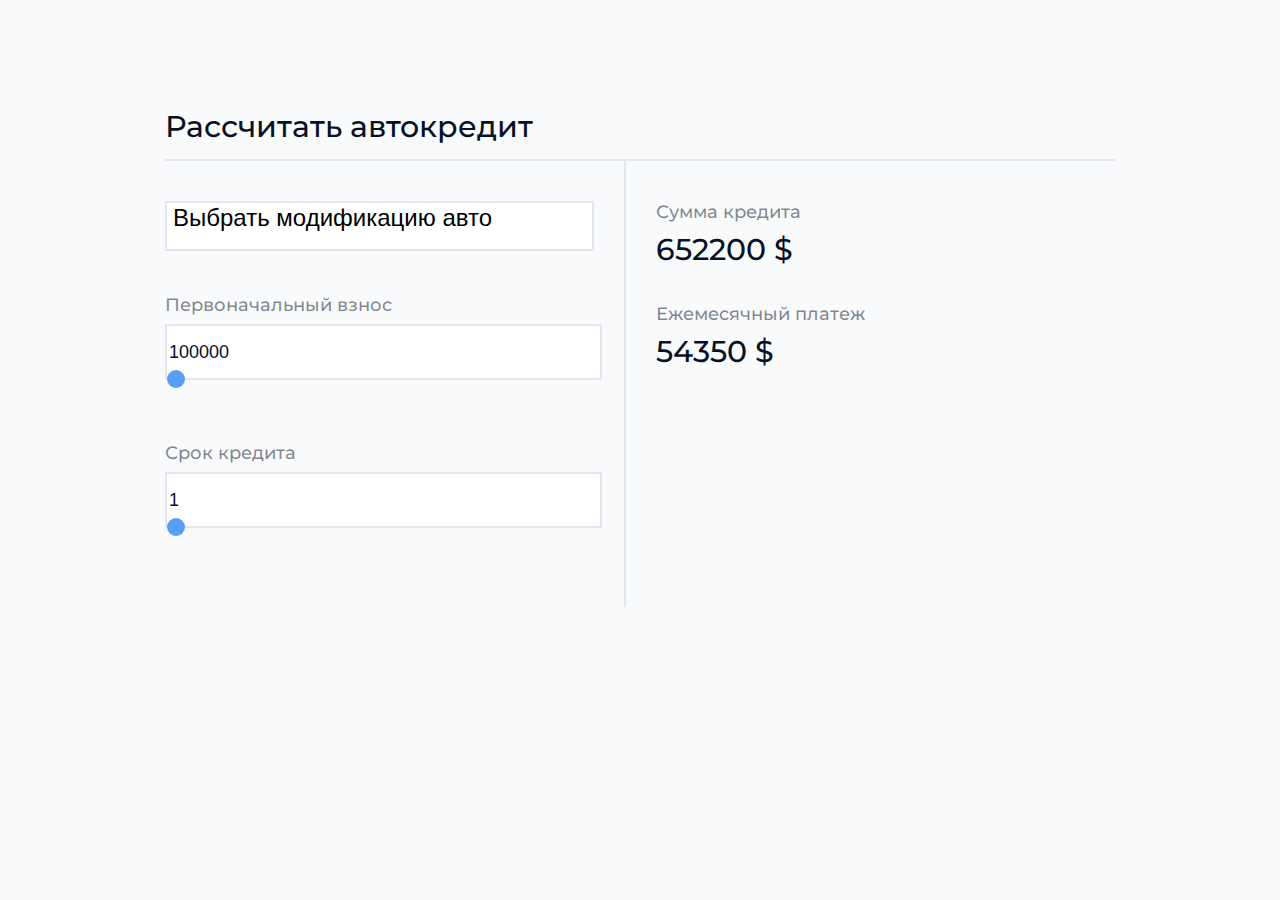
<file: Calculator/index.html>
<!DOCTYPE html>
<html lang="en">
<head>
    <meta charset="UTF-8">
    <meta name="viewport" content="width=device-width, initial-scale=1.0">
    <meta http-equiv="X-UA-Compatible" content="ie=edge">
    <link href="https://fonts.googleapis.com/css?family=Montserrat:400,500,600,700&display=swap" rel="stylesheet">
    <link rel="stylesheet" href="style.css">
    <title>Calculator</title>
</head>
<body>
    <div id="wrapper-modal">
        <div id="overlay"></div>
        <div id="modal-window">
            <h2>Выберете конфигурацию вашего автомобиля:</h2>
            <p>Цвет:</p>
            <div class="color-config-wrapper">
                <div class="color-config-wrapper-left">
                    <img class="car active" src="images/car-blue.png" alt="" data-color="blue">
                    <img class="car" src="images/car-brown.png" alt="" data-color="brown">
                    <img class="car" src="images/car-orange.png" alt="" data-color="orange">
                    <img class="car" src="images/car-pink.png" alt="" data-color="pink">
                    <img class="car" src="images/car-red.png" alt="" data-color="red">
                </div>
                <div class="color-config-wrapper-right color-dots">
                    <div class="dot blue active" onclick="activeColor('blue')">
                        <span class="content">Голубой</span>
                    </div>
                    <div class="dot brown" onclick="activeColor('brown')">
                        <span class="content">Коричневый</span>
                    </div>
                    <div class="dot orange" onclick="activeColor('orange')">
                        <span class="content">Оранжевый</span>
                    </div>
                    <div class="dot pink" onclick="activeColor('pink')">
                        <span class="content">Розовый</span>
                    </div>
                    <div class="dot red" onclick="activeColor('red')">
                        <span class="content">Красный</span>
                    </div>
                </div>
            </div>
            <p>Двигатель:</p>
            <select name="engine" id="engine">
                <option value="0">1.6</option>
                <option value="20000">2.0</option>
                <option value="40000">2.4</option>
            </select>
            <p>Комплектация:</p>
            <select name="complectation" id="complectation">
                <option value="0">Базовая</option>
                <option value="15000">Средняя</option>
                <option value="30000">Расширенная</option>
            </select>
            <p class="">Стоимость машины без допов: <span id="priceOfAuto"></span> $</p>
            <p class="">Дополнительная сумма: <span id="additionalAmount"></span> $</p>
            <div class="buttons-wrapper">
                <button id="saveConfiguration">СОХРАНИТЬ</button>
                <button id="cancelConfiguration">ОТМЕНИТЬ</button>
            </div>
        </div>
    </div>
    <div class="flex-wrapper">
        <div class="calculator-content">
            <div class="calculator-content-title">
                <h1>Рассчитать автокредит</h1>
            </div>
            <div class="calculator-content-body">
                <div class="calculator-content-body-left">
                    <div class="calculator-content-body-left-inputs">
                        <div class="input-wrapper">
                            <button id="open-configure">
                                <div class="text">Выбрать модификацию авто</div>
                            </button>
                        </div>
                        <div class="input-wrapper">
                            <div class="title">Первоначальный взнос</div>
                            <div class="input">
                                <input type="number" id="an-initial-fee" value="0" class="input-text">
                            </div>
                            <div class="input">
                                <input type="range" min="100000" max="10000000" id="an-initial-fee-range" value="0" class="input-range">
                            </div>
                        </div>
                        <div class="input-wrapper">
                            <div class="title">Срок кредита</div>
                            <div class="input">
                                <input type="number" id="credit-term" value="0" class="input-text">
                            </div>
                            <div class="input">
                                <input type="range" min="1" max="20" id="credit-term-range" value="0" class="input-range">
                            </div>
                        </div>
                    </div>
                </div>
                <div class="calculator-content-body-right">
                    <div class="final-results-wrapper">
                        <div class="final-result-item">
                            <div class="title">Сумма кредита</div>
                            <div class="value"><span id="amount-of-credit">0</span> $</div>
                        </div>
                        <div class="final-result-item">
                            <div class="title">Ежемесячный платеж</div>
                            <div class="value"><span id="monthly-payment">0</span> $</div>
                        </div>
                    </div>
                </div>
            </div>

        </div>
    </div>
   <script src="main.js"></script> 
</body>
</html>
</file>
<file: Calculator/style.css>
html, body {
    font-family: 'Montserrat', sans-serif;
    background-color: #F9FAFC;
}

h1, h2 {
    margin: 0;
    padding: 0;
    font-weight: 500;
    font-size: 30px;
    line-height: 37px;
    color: #071124;
}

h2 {
    font-size: 25px;
    line-height: 30px;
}

button {
    border: none;
    outline: none;
}

input[type='number'] {
    -moz-appearance:textfield;
}

input[type='range'] {
    width: 100%;
}

input[type=range] {
  -webkit-appearance: none; 
  width: 100%; 
}
 
input[type=range]::-webkit-slider-thumb {
  -webkit-appearance: none;
}
 
input[type=range]:focus {
  outline: none; 
}
 
input[type='range'] {
    width: 100%;
    -webkit-appearance: none;
    background-color: #F9FAFC;
}

input[type='range']::-webkit-slider-thumb {
    -webkit-appearance: none;
    cursor: ew-resize;
    width: 18px;
    height: 18px;
    border-radius: 50%;
    background: #599FF1;
    margin-top: -25px;
}


input::-webkit-outer-spin-button,
input::-webkit-inner-spin-button {
    -webkit-appearance: none;
}

.flex-wrapper {
    display: flex;
    justify-content: center;
    width: 100%;
}

.calculator-content {
    width: 100%;
    max-width: 950px;
    padding-top: 100px;
}

.calculator-content-title {
    padding-bottom: 14px;
    border-bottom: 2px solid #E4E6EE;
}

.calculator-content-body {
    display: flex;
}

.calculator-content-body-left,
.calculator-content-body-right {
    width: 50%;
    border-right: 2px solid #E4E6EE;
    padding-top: 40px;
}

.calculator-content-body-right {
    padding-right: 0;
    padding-left: 30px;
    border-right: none;
}

.calculator-content-body-left-inputs,
.calculator-content-body-left-btns {
    padding-right: 30px;
}

.calculator-content-body-left-inputs {
    margin-bottom: 60px;
}

.input-wrapper {
    margin-bottom: 43px;
}

.input-wrapper button {
    width: 100%;
    display: flex;
    justify-content: space-between;
    background: #FFFFFF;
    border: 2px solid #E4E6EE;
    height: 50px;
    margin-bottom: 20px;
    font-size: 24px;
    cursor: pointer
}

.input-wrapper button:hover {
    background-color: rgba(255, 255, 255, 0.157);
}

.input-wrapper:last-child {
    margin-bottom: 0;
}

.input-wrapper .title {
    font-weight: 500;
    font-size: 18px;
    line-height: 22px;
    color: rgba(7, 17, 36, 0.5);
    margin-bottom: 8px;
}

.input-wrapper input[type="number"] {
    width: 100%;
    background-color: #ffffff;
    border: 2px solid #E4E6EE;
    height: 50px;
    font-weight: 500;
    font-size: 18px;
    line-height: 22px;
    color: #071124;
}

.calculator-content-body-left-btns {
    padding-top: 40px;
}

.calculator-content-body-left-btns button {
    width: 100%;
    display: flex;
    justify-content: space-between;
    background: #FFFFFF;
    border: 2px solid #E4E6EE;
    height: 50px;
    margin-bottom: 20px;
}

.calculator-content-body-left-btns button .text,
.calculator-content-body-left-btns button .value {
    font-weight: 500;
    font-size: 18px;
    line-height: 22px;
    color: #071124;
}

.final-result-item {
    margin-bottom: 35px;
}


.final-result-item:last-child {
    margin-bottom: 0;
}

.final-result-item .title {
    font-weight: 500;
    font-size: 18px;
    line-height: 22px;
    color: rgba(7, 17, 36, 0.5);
    margin-bottom: 8px;
}

.final-result-item .value {
    font-weight: 500;
    font-size: 30px;
    line-height: 37px;
    color: #071124;
}

.bank.active {
    border-color: #599FF1;
}

#wrapper-modal {
    width: 100%;
    height: 100%;
    display: none;
}

#wrapper-modal.active {
    display: block;
}


#overlay {
    position: absolute;
    top: 0;
    left: 0;
    width: 100%;
    height: 100%;
    z-index: 1;
    background-color: gray;
    opacity: 0.5;
}

#modal-window {
    padding: 25px;
    position: absolute;
    top: 50%;
    left: 50%;
    transform: translate(-50%,-50%);
    width: auto;
    height: auto;
    z-index: 2;
    border: 1px solid black;
    background-color: #ffffff;
}


.color-config-wrapper {
    display: flex;
}

.color-dots {
    display: flex;
    width: 100%;
    justify-content: flex-start;
    align-items: center;
    padding-left: 20px;
}

.car {
    display: none;
    width: 240px;
    height: 100px;
    animation: color .3s ease-in-out;
}

.car.active {
    display: block;
}

.dot {
    width: 30px;
    height: 30px;
    border-radius: 50%;
    background-color: #0090ae;
    margin-right: 25px;
    cursor: pointer;
    position: relative;
    border: none;
}

.dot.active {
    border: 2px solid black;
}

.dot .content {
    position: absolute;
    bottom: -30px;
    left: 0;
    opacity: 0;
    transition: opacity .3s ease-in-out;
}

.dot:hover .content {
    opacity: 1; 
}

.dot.brown {
    background-color: #bd9267;
}

.dot.orange {
    background-color: #fcad18;
}

.dot.pink {
    background-color: #d51c8b;
}

.dot.red {
    background-color: #a5372a;
}

.buttons-wrapper {
    display: flex;
}

.buttons-wrapper button {
    border: 1px solid #E4E6EE;
    margin-right: 25px;
    height: 30px;
    width: 100px;
    display: flex;
    align-items: center;
    justify-content: center;
    cursor: pointer;
};

.buttons-wrapper button:hover {
    background-color: rgba(255, 255, 255, 0.1);
}

@keyframes color {
    from {
        opacity: 0.5;
    }
    to {
        opacity: 1;
    }
}
</file>
